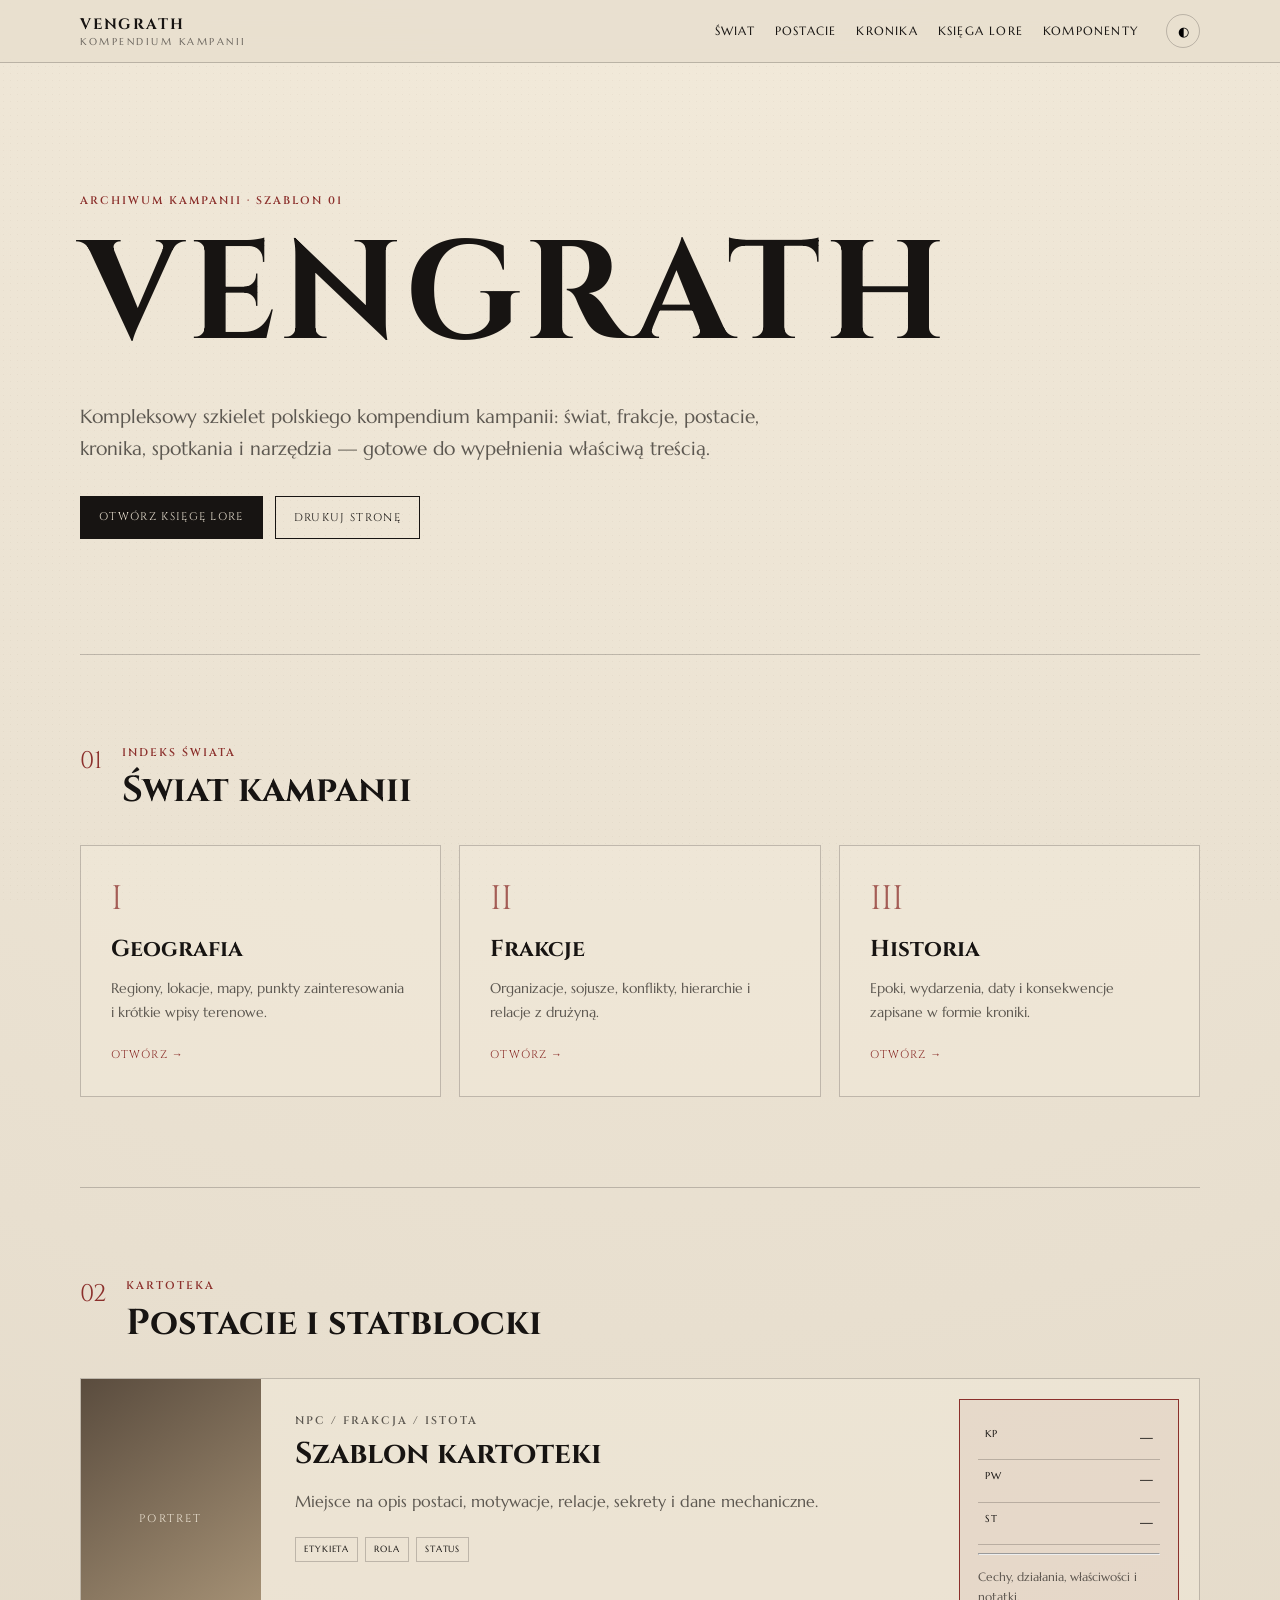
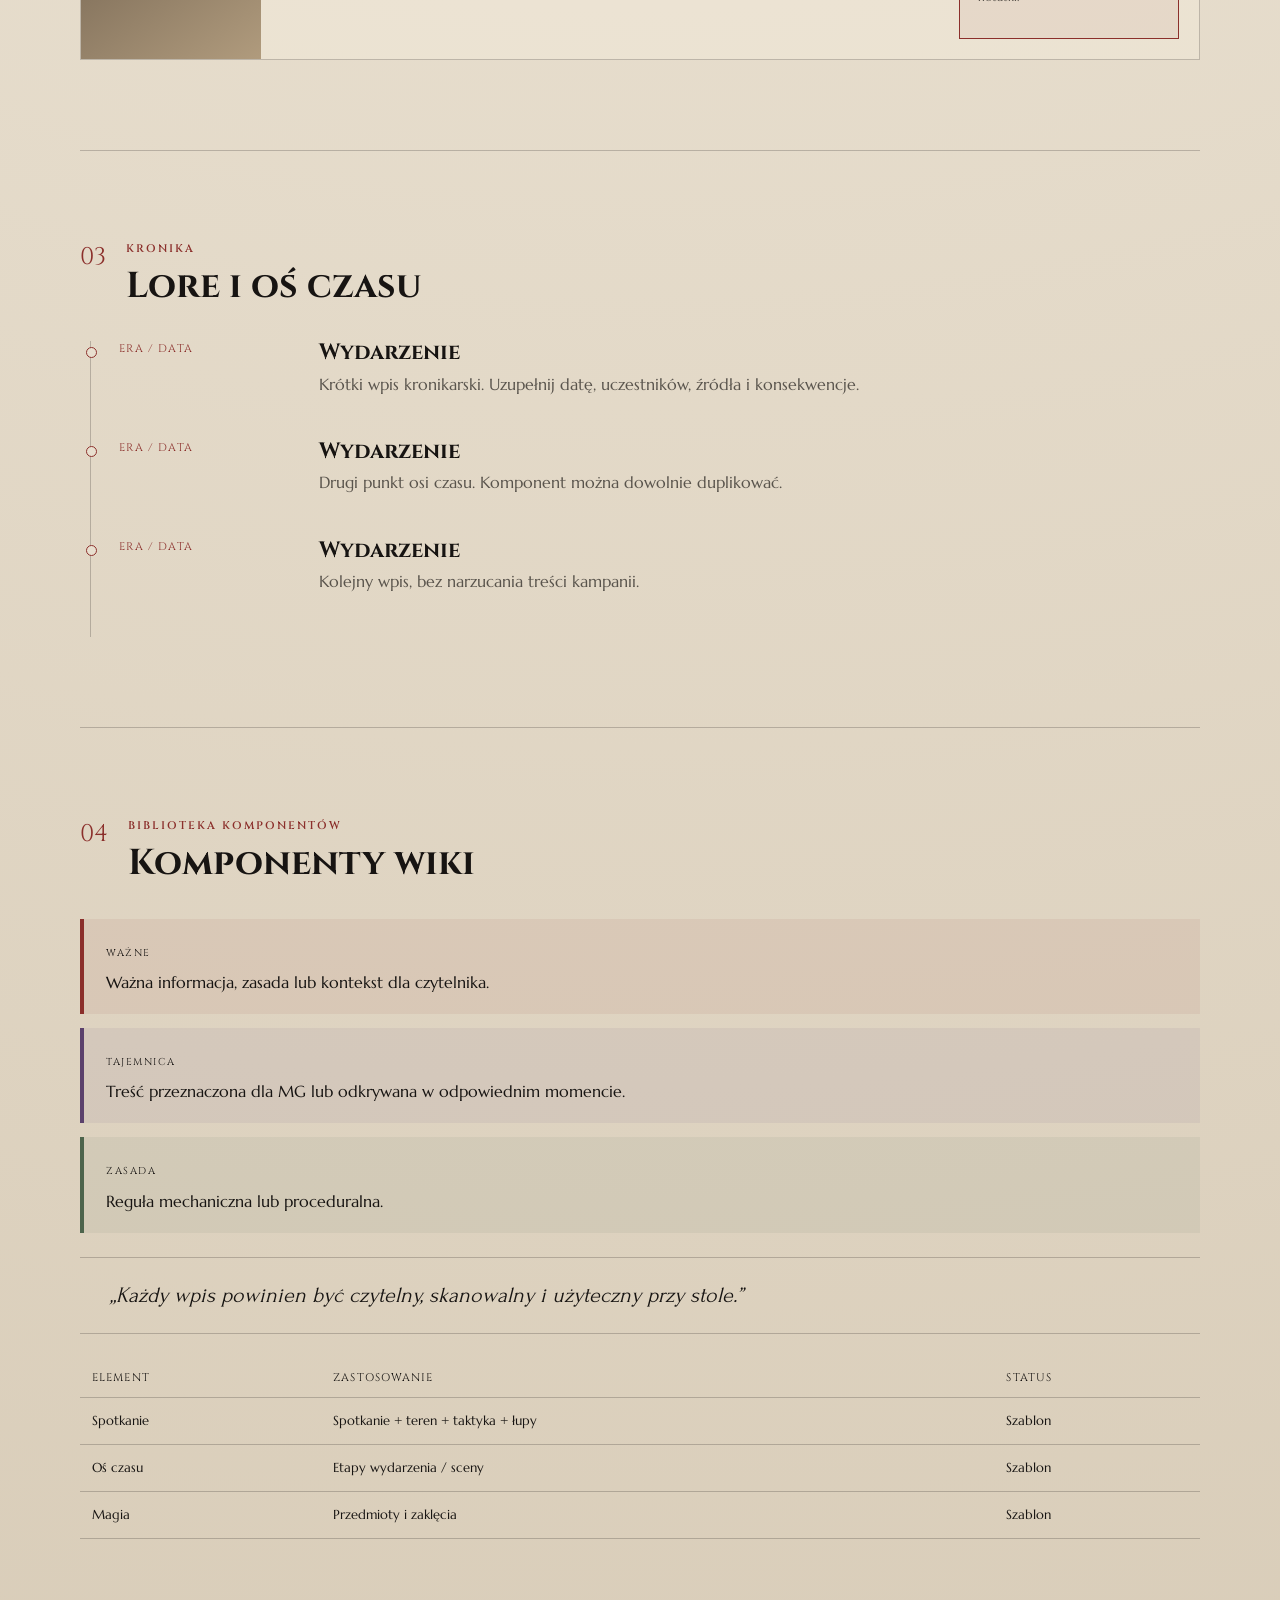
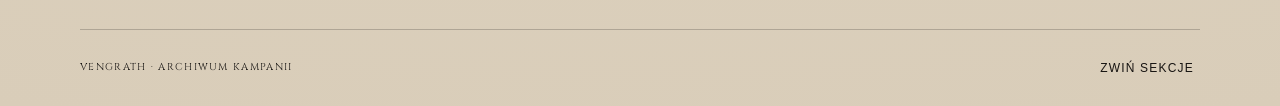
<file: index.html>
<!doctype html>
<html lang="pl">
<head><meta charset="utf-8"><meta name="viewport" content="width=device-width, initial-scale=1"><meta name="description" content="Vengrath — polskie kompendium wiedzy o kampanii."><title>Vengrath — Kompendium Kampanii</title><link rel="preconnect" href="https://fonts.googleapis.com"><link rel="preconnect" href="https://fonts.gstatic.com" crossorigin><link href="https://fonts.googleapis.com/css2?family=Cinzel:wght@500;600;700&family=Forum&family=Marcellus&display=swap" rel="stylesheet"><link rel="stylesheet" href="styles.css"></head>
<body><header class="site-header"><a class="brand" href="#top">VENGRATH <span>KOMPENDIUM KAMPANII</span></a><nav aria-label="Główna nawigacja"><a href="#world">Świat</a><a href="#dossiers">Postacie</a><a href="#chronicle">Kronika</a><a href="lore/index.html">Księga lore</a><a href="#components">Komponenty</a></nav><button class="icon-button" id="themeToggle" type="button" aria-label="Zmień motyw">◐</button></header>
<main id="top"><section class="hero page-width"><p class="eyebrow">ARCHIWUM KAMPANII · SZABLON 01</p><h1>Vengrath</h1><p class="lead">Kompleksowy szkielet polskiego kompendium kampanii: świat, frakcje, postacie, kronika, spotkania i narzędzia — gotowe do wypełnienia właściwą treścią.</p><div class="hero-actions"><a class="button" href="lore/index.html">Otwórz Księgę lore</a><button class="button ghost" id="printPage">Drukuj stronę</button></div></section><section class="page-width section" id="world"><div class="section-heading"><span>01</span><div><p class="eyebrow">INDEKS ŚWIATA</p><h2>Świat kampanii</h2></div></div><div class="card-grid three"><article class="card"><span class="card-mark">I</span><h3>Geografia</h3><p>Regiony, lokacje, mapy, punkty zainteresowania i krótkie wpisy terenowe.</p><a href="lore/index.html#geografia">Otwórz →</a></article><article class="card"><span class="card-mark">II</span><h3>Frakcje</h3><p>Organizacje, sojusze, konflikty, hierarchie i relacje z drużyną.</p><a href="lore/index.html#polityka">Otwórz →</a></article><article class="card"><span class="card-mark">III</span><h3>Historia</h3><p>Epoki, wydarzenia, daty i konsekwencje zapisane w formie kroniki.</p><a href="lore/index.html#historia">Otwórz →</a></article></div></section><section class="page-width section" id="dossiers"><div class="section-heading"><span>02</span><div><p class="eyebrow">KARTOTEKA</p><h2>Postacie i statblocki</h2></div></div><div class="dossier"><div class="portrait-placeholder"><span>PORTRET</span></div><div class="dossier-copy"><p class="eyebrow">NPC / FRAKCJA / ISTOTA</p><h3>Szablon kartoteki</h3><p>Miejsce na opis postaci, motywacje, relacje, sekrety i dane mechaniczne.</p><div class="tags"><span>ETYKIETA</span><span>ROLA</span><span>STATUS</span></div></div><aside class="statblock"><div><span>KP</span><strong>—</strong></div><div><span>PW</span><strong>—</strong></div><div><span>ST</span><strong>—</strong></div><hr><p>Cechy, działania, właściwości i notatki.</p></aside></div></section><section class="page-width section" id="chronicle"><div class="section-heading"><span>03</span><div><p class="eyebrow">KRONIKA</p><h2>Lore i oś czasu</h2></div></div><div class="timeline"><article><time>ERA / DATA</time><div><h3>Wydarzenie</h3><p>Krótki wpis kronikarski. Uzupełnij datę, uczestników, źródła i konsekwencje.</p></div></article><article><time>ERA / DATA</time><div><h3>Wydarzenie</h3><p>Drugi punkt osi czasu. Komponent można dowolnie duplikować.</p></div></article><article><time>ERA / DATA</time><div><h3>Wydarzenie</h3><p>Kolejny wpis, bez narzucania treści kampanii.</p></div></article></div></section><section class="page-width section" id="components"><div class="section-heading"><span>04</span><div><p class="eyebrow">BIBLIOTEKA KOMPONENTÓW</p><h2>Komponenty wiki</h2></div></div><div class="component-demo"><div class="note important"><strong>WAŻNE</strong><p>Ważna informacja, zasada lub kontekst dla czytelnika.</p></div><div class="note secret"><strong>TAJEMNICA</strong><p>Treść przeznaczona dla MG lub odkrywana w odpowiednim momencie.</p></div><div class="note rule"><strong>ZASADA</strong><p>Reguła mechaniczna lub proceduralna.</p></div><blockquote>„Każdy wpis powinien być czytelny, skanowalny i użyteczny przy stole.”</blockquote><table><thead><tr><th>Element</th><th>Zastosowanie</th><th>Status</th></tr></thead><tbody><tr><td>Spotkanie</td><td>Spotkanie + teren + taktyka + łupy</td><td>Szablon</td></tr><tr><td>Oś czasu</td><td>Etapy wydarzenia / sceny</td><td>Szablon</td></tr><tr><td>Magia</td><td>Przedmioty i zaklęcia</td><td>Szablon</td></tr></tbody></table></div></section></main><footer class="site-footer page-width"><span>VENGRATH · ARCHIWUM KAMPANII</span><button class="text-button" id="collapseSections">Zwiń sekcje</button></footer><script src="script.js"></script></body></html>
</file>
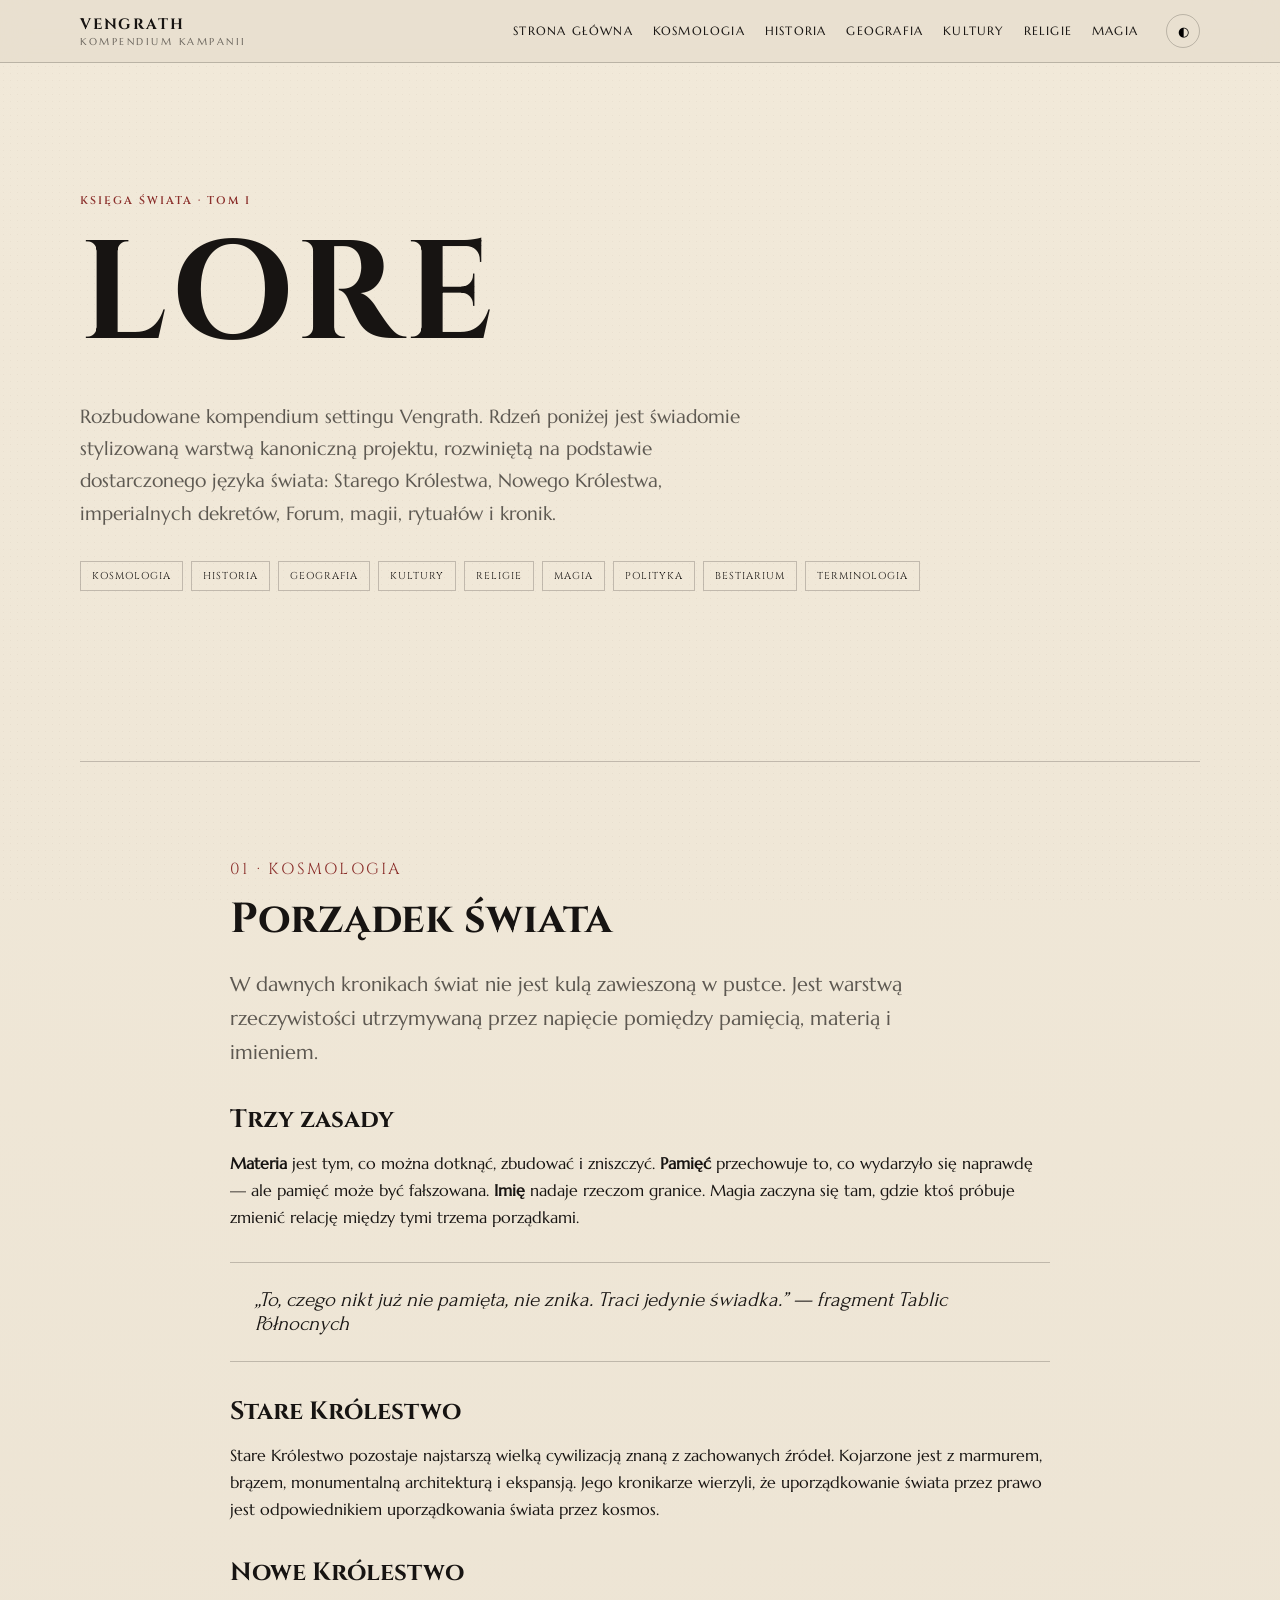
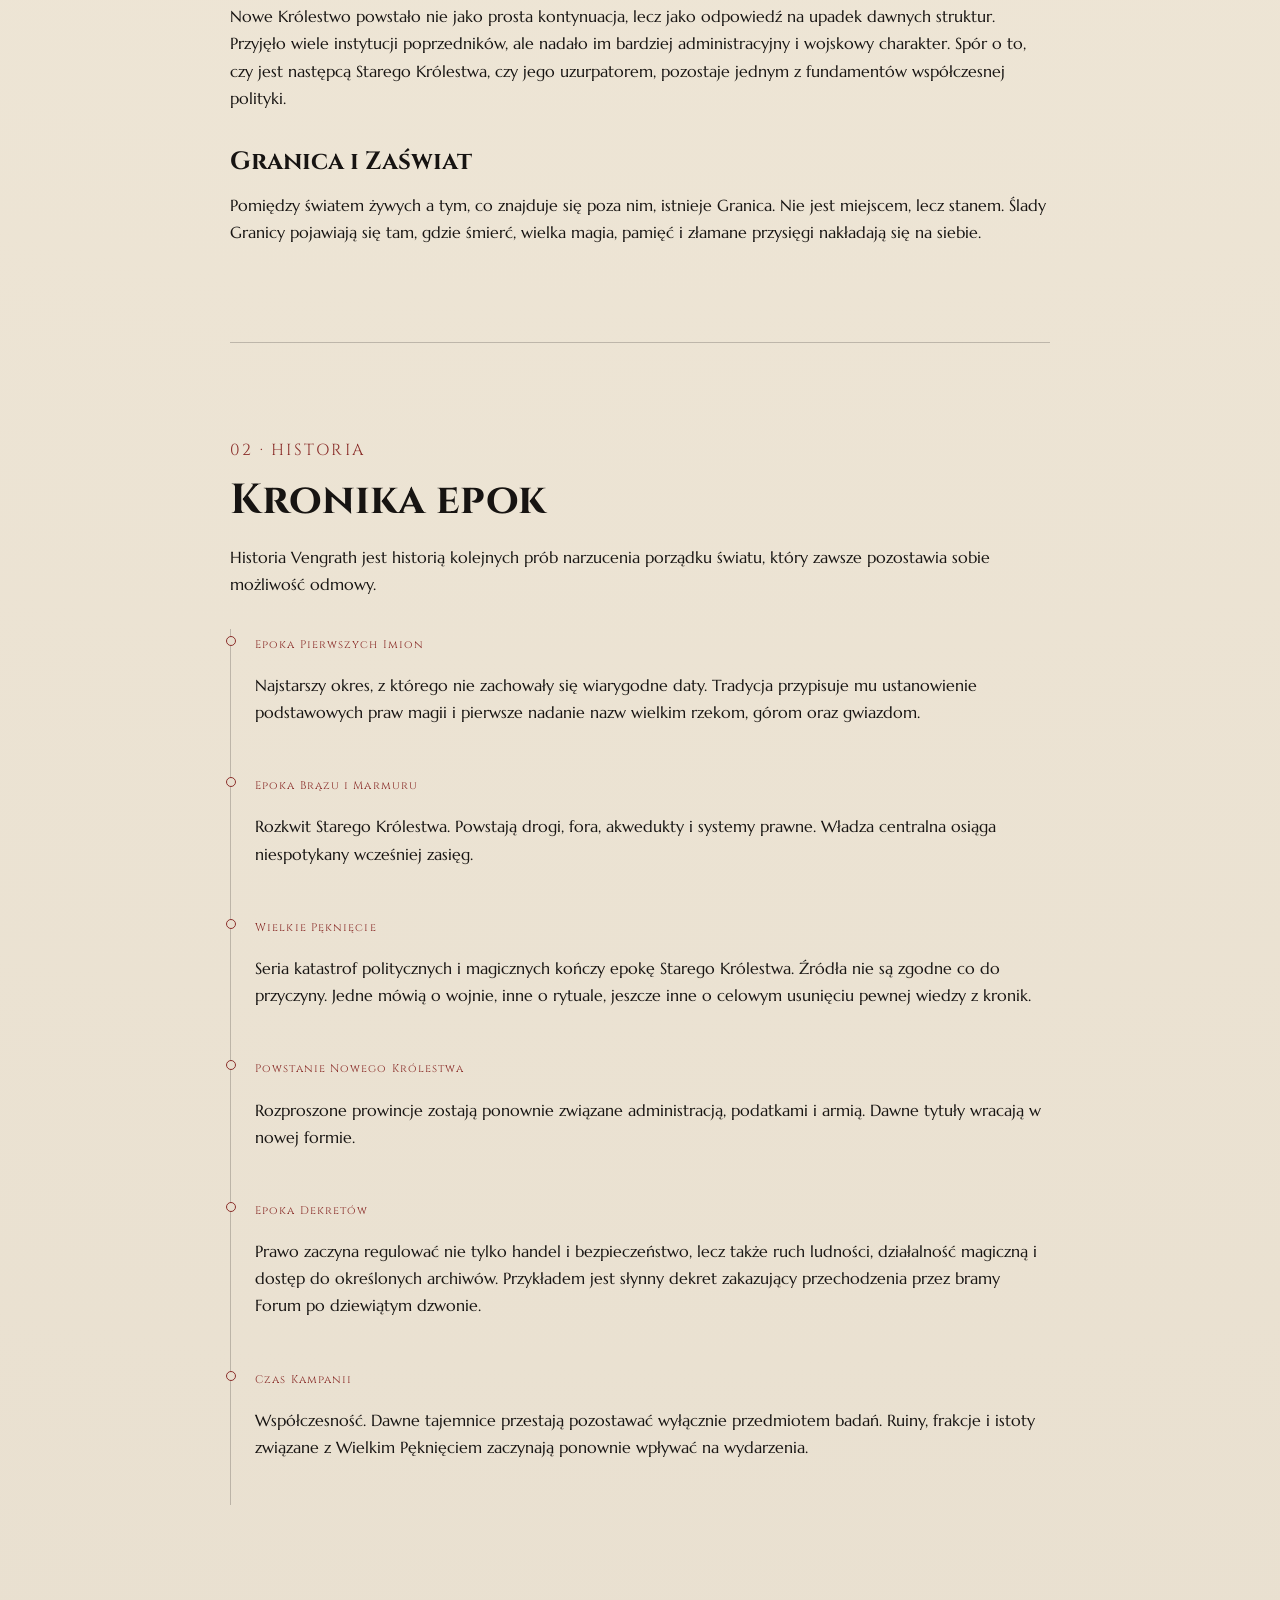
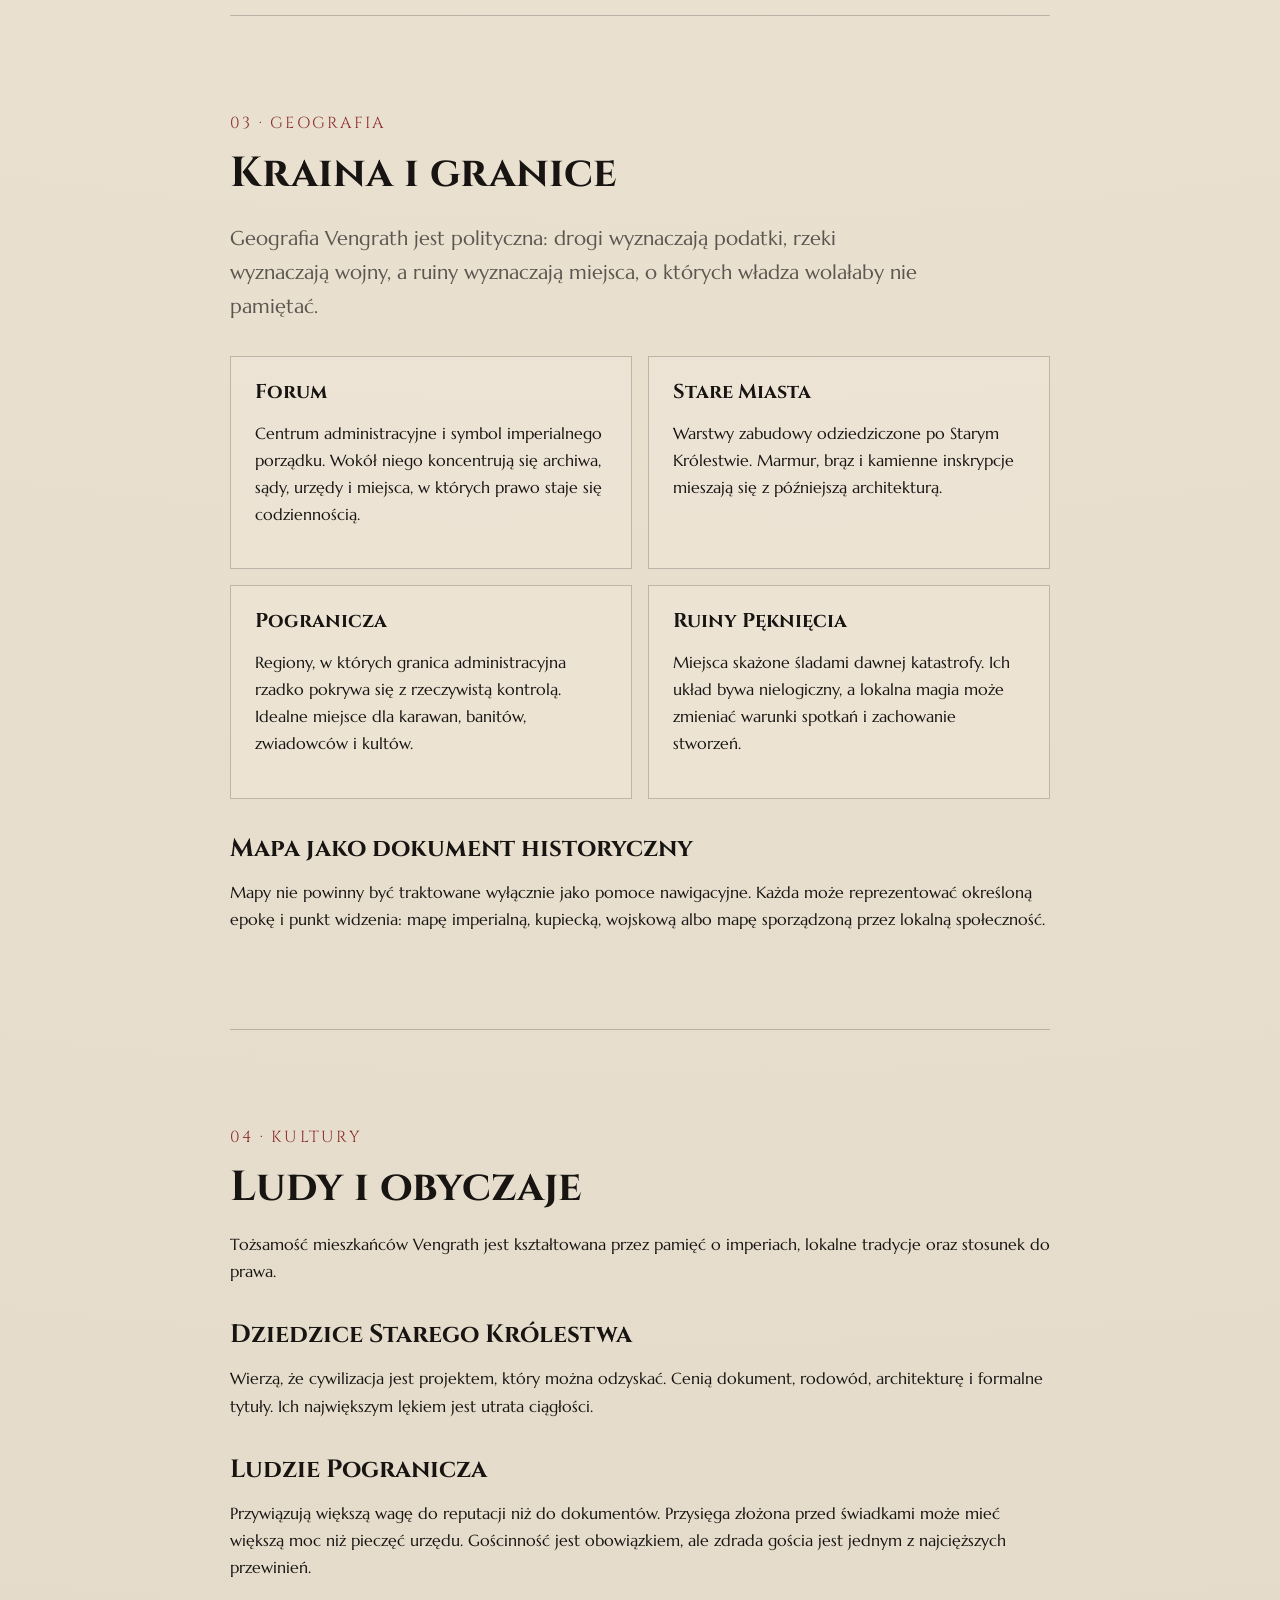
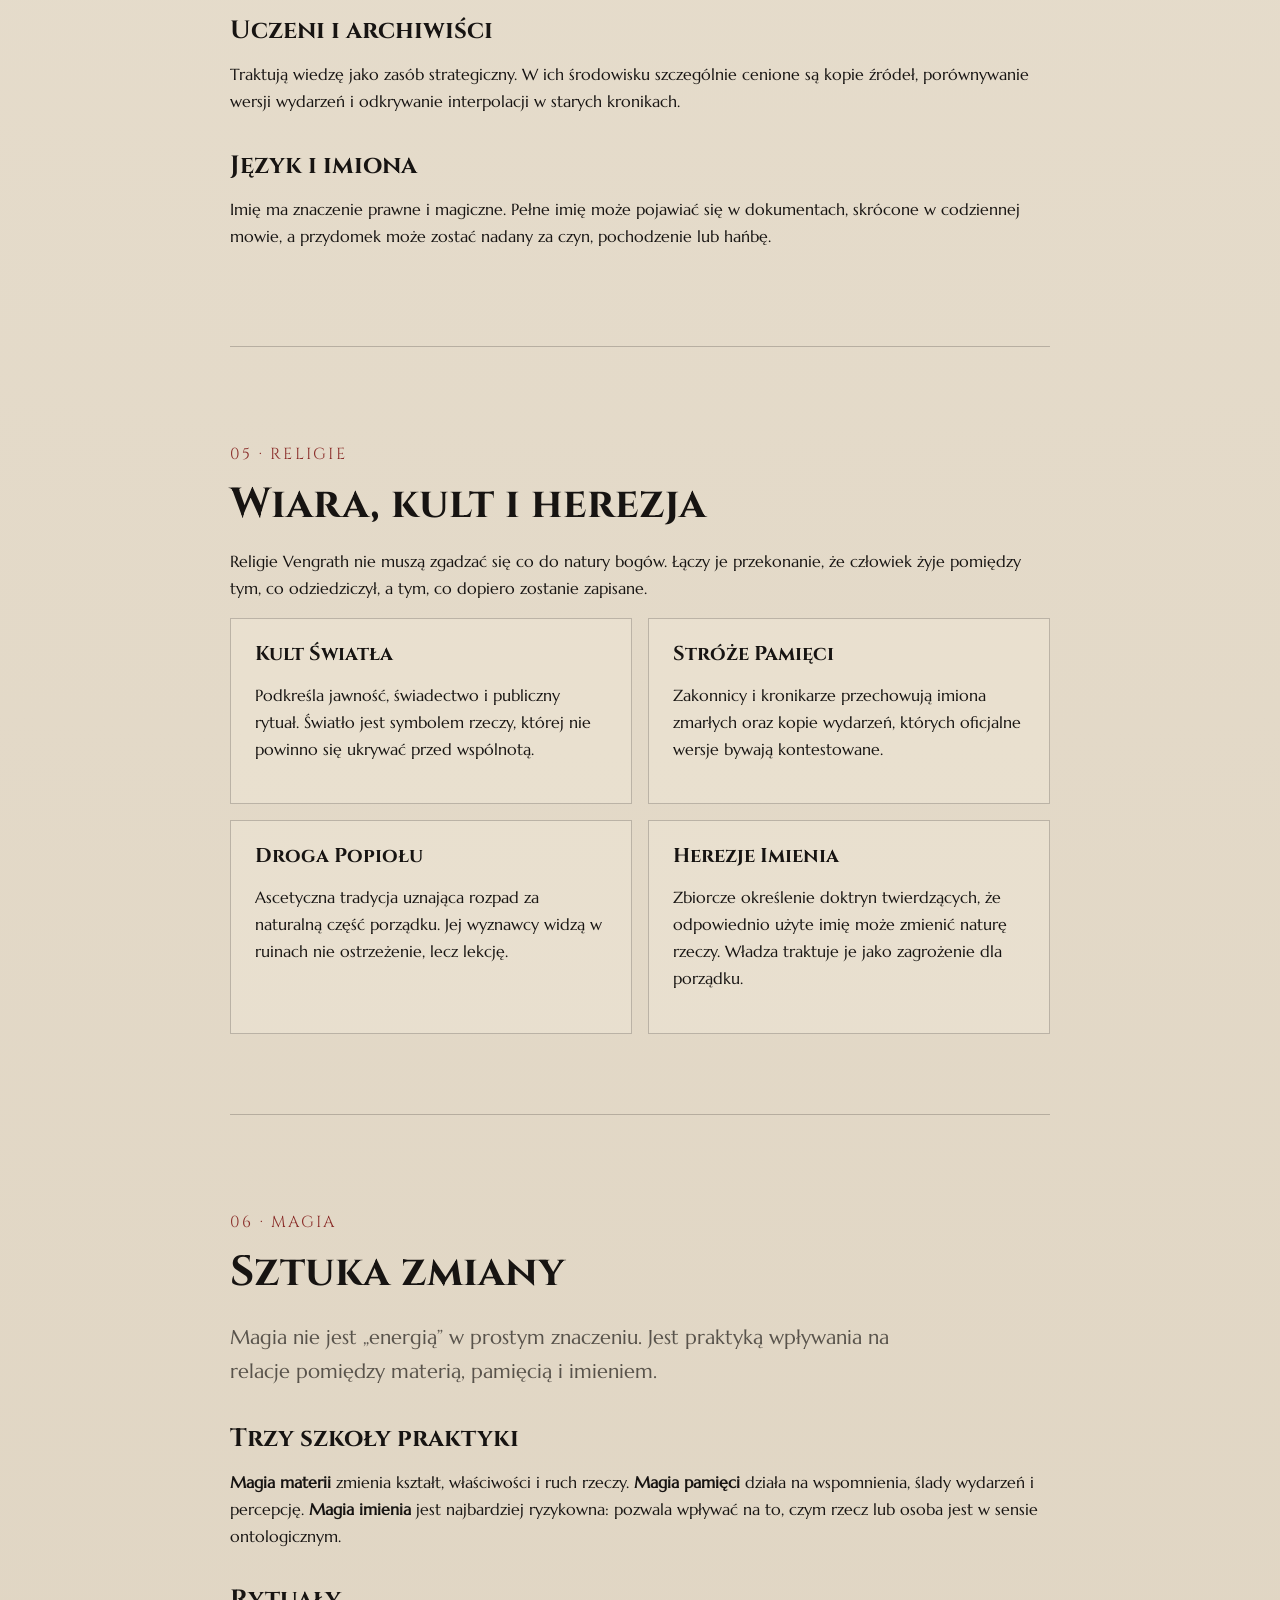
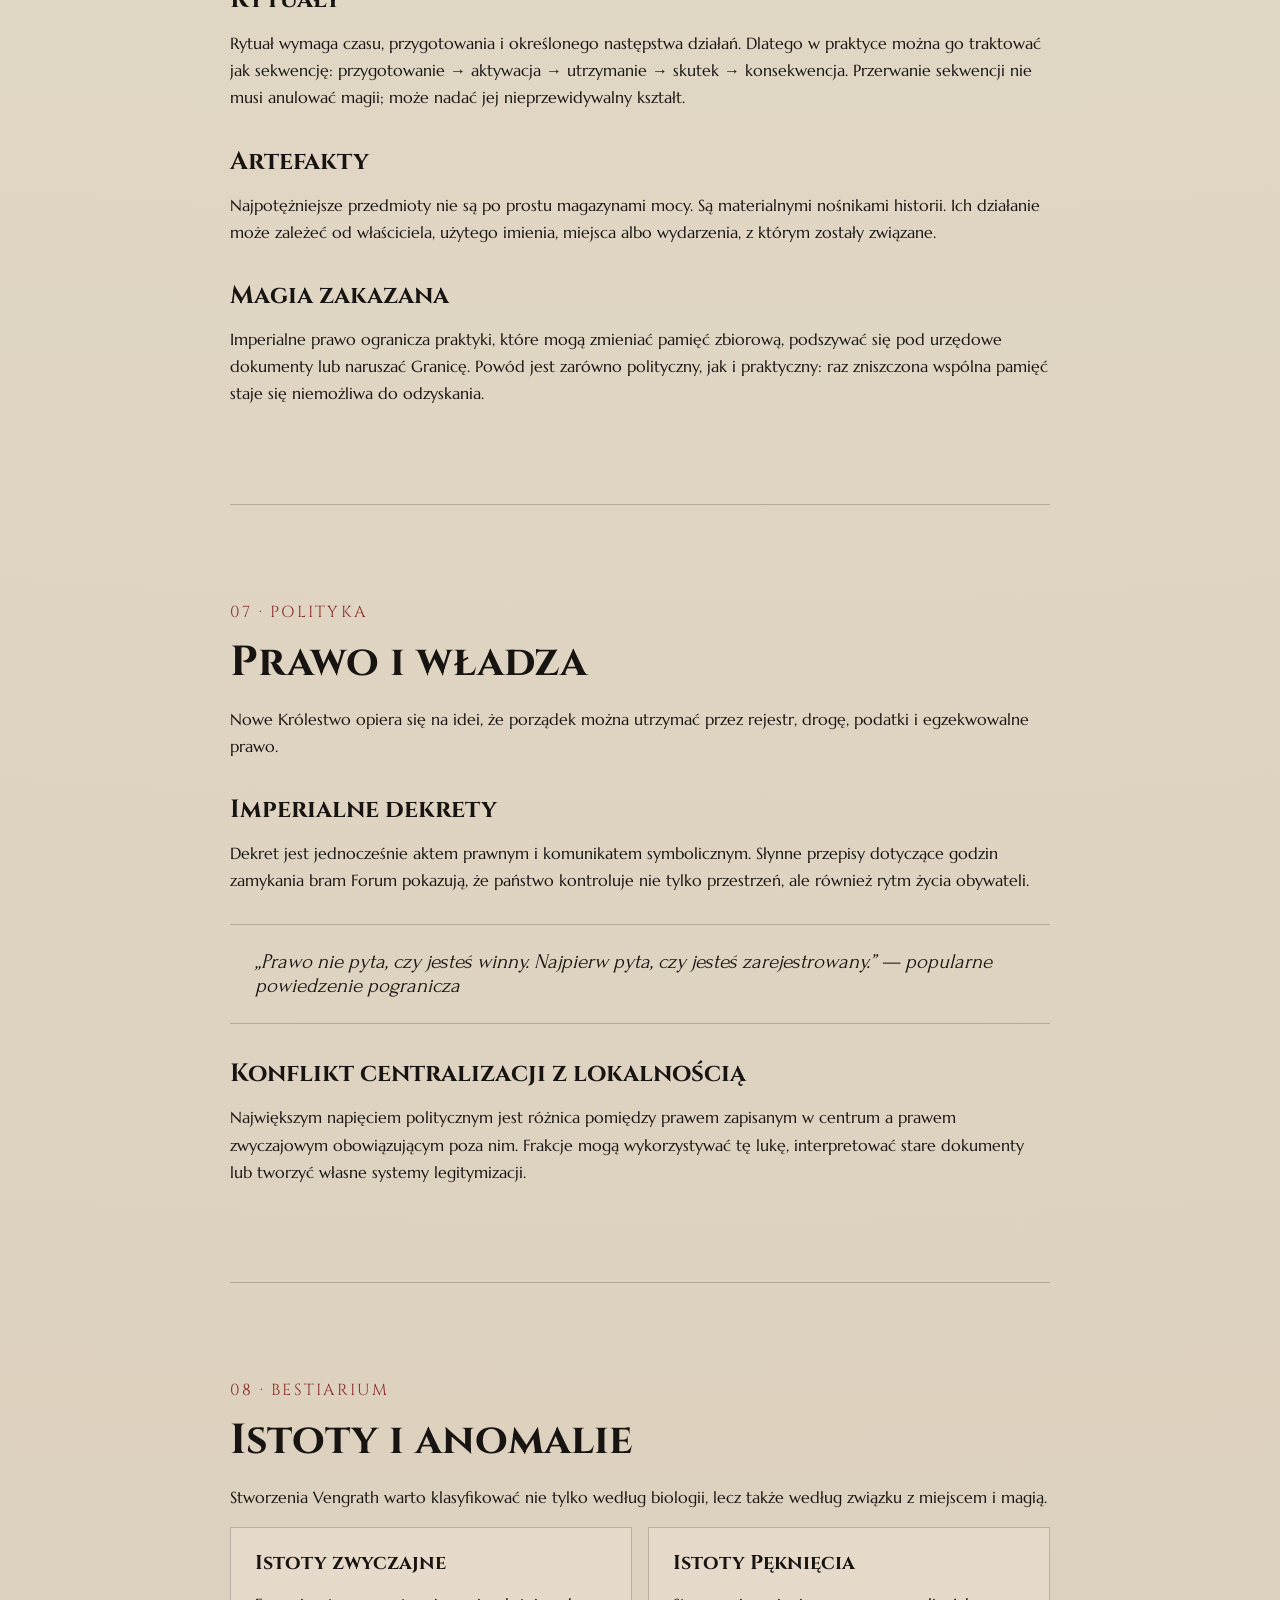
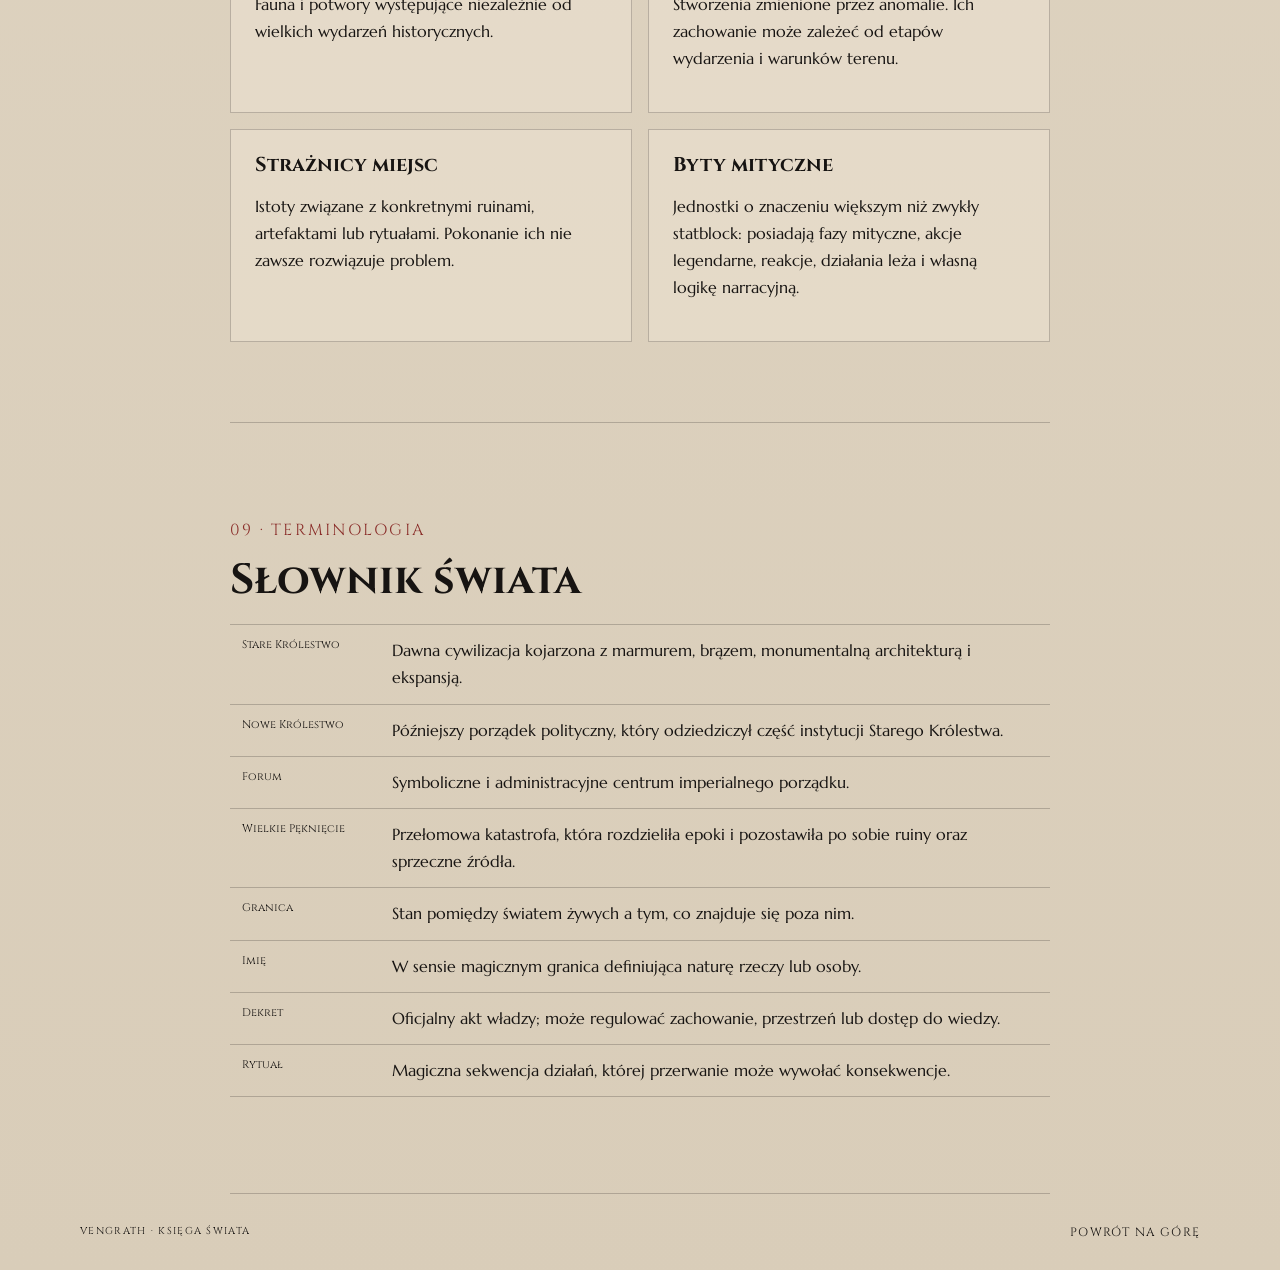
<file: lore/index.html>
<!doctype html>
<html lang="pl">
<head>
  <meta charset="utf-8">
  <meta name="viewport" content="width=device-width, initial-scale=1">
  <meta name="description" content="Vengrath — kompendium lore: kosmologia, historia, geografia, kultury, religie i magia.">
  <title>Vengrath — Księga Świata</title>
  <link rel="preconnect" href="https://fonts.googleapis.com">
  <link rel="preconnect" href="https://fonts.gstatic.com" crossorigin>
  <link href="https://fonts.googleapis.com/css2?family=Cinzel:wght@500;600;700&family=Forum&family=Marcellus&display=swap" rel="stylesheet">
  <link rel="stylesheet" href="../styles.css">
  <style>
    .lore-nav{display:flex;flex-wrap:wrap;gap:8px;margin:28px 0 55px}.lore-nav a{padding:7px 11px;border:1px solid var(--line);color:var(--ink);text-decoration:none;font:10px var(--heading);letter-spacing:.1em;text-transform:uppercase}.article{max-width:820px;margin:0 auto;padding:80px 0;border-bottom:1px solid var(--line)}.article h2{font-size:42px;margin-bottom:20px}.article h3{font-size:25px;margin:36px 0 10px}.article p{font-size:16px}.article .lead{font-size:20px}.article-meta{font:10px var(--heading);letter-spacing:.14em;color:var(--red);text-transform:uppercase}.lore-grid{display:grid;grid-template-columns:repeat(2,1fr);gap:16px}.lore-card{border:1px solid var(--line);padding:24px;background:rgba(244,236,220,.35)}.lore-card h3{margin:0 0 8px;font-size:20px}.lore-card a{color:var(--red);text-decoration:none;font:10px var(--heading);letter-spacing:.1em;text-transform:uppercase}.quote{padding:25px;border-top:1px solid var(--line);border-bottom:1px solid var(--line);font:21px var(--display);font-style:italic;margin:30px 0}.chronology{border-left:1px solid var(--line);margin:30px 0}.chronology div{padding:0 0 28px 24px;position:relative}.chronology div:before{content:'';position:absolute;left:-5px;top:7px;width:8px;height:8px;border:1px solid var(--red);border-radius:50%;background:var(--paper)}.chronology strong{font:11px var(--heading);color:var(--red);letter-spacing:.1em}.glossary{display:grid;grid-template-columns:150px 1fr;border-top:1px solid var(--line)}.glossary>*{margin:0;padding:12px;border-bottom:1px solid var(--line)}.glossary dt{font:11px var(--heading)}@media(max-width:700px){.lore-grid,.glossary{grid-template-columns:1fr}.article{padding:55px 0}.article h2{font-size:32px}}
  </style>
</head>
<body>
<header class="site-header"><a class="brand" href="../index.html">VENGRATH <span>KOMPENDIUM KAMPANII</span></a><nav aria-label="Nawigacja"><a href="../index.html">Strona główna</a><a href="#kosmologia">Kosmologia</a><a href="#historia">Historia</a><a href="#geografia">Geografia</a><a href="#kultury">Kultury</a><a href="#religie">Religie</a><a href="#magia">Magia</a></nav><button class="icon-button" id="themeToggle" type="button" aria-label="Zmień motyw">◐</button></header>
<main class="page-width" id="top">
<section class="hero"><p class="eyebrow">KSIĘGA ŚWIATA · TOM I</p><h1>Lore</h1><p class="lead">Rozbudowane kompendium settingu Vengrath. Rdzeń poniżej jest świadomie stylizowaną warstwą kanoniczną projektu, rozwiniętą na podstawie dostarczonego języka świata: Starego Królestwa, Nowego Królestwa, imperialnych dekretów, Forum, magii, rytuałów i kronik.</p><div class="lore-nav"><a href="#kosmologia">Kosmologia</a><a href="#historia">Historia</a><a href="#geografia">Geografia</a><a href="#kultury">Kultury</a><a href="#religie">Religie</a><a href="#magia">Magia</a><a href="#polityka">Polityka</a><a href="#bestiarum">Bestiarium</a><a href="#terminologia">Terminologia</a></div></section>

<section class="article" id="kosmologia"><p class="article-meta">01 · Kosmologia</p><h2>Porządek świata</h2><p class="lead">W dawnych kronikach świat nie jest kulą zawieszoną w pustce. Jest warstwą rzeczywistości utrzymywaną przez napięcie pomiędzy pamięcią, materią i imieniem.</p><h3>Trzy zasady</h3><p><strong>Materia</strong> jest tym, co można dotknąć, zbudować i zniszczyć. <strong>Pamięć</strong> przechowuje to, co wydarzyło się naprawdę — ale pamięć może być fałszowana. <strong>Imię</strong> nadaje rzeczom granice. Magia zaczyna się tam, gdzie ktoś próbuje zmienić relację między tymi trzema porządkami.</p><div class="quote">„To, czego nikt już nie pamięta, nie znika. Traci jedynie świadka.” — fragment Tablic Północnych</div><h3>Stare Królestwo</h3><p>Stare Królestwo pozostaje najstarszą wielką cywilizacją znaną z zachowanych źródeł. Kojarzone jest z marmurem, brązem, monumentalną architekturą i ekspansją. Jego kronikarze wierzyli, że uporządkowanie świata przez prawo jest odpowiednikiem uporządkowania świata przez kosmos.</p><h3>Nowe Królestwo</h3><p>Nowe Królestwo powstało nie jako prosta kontynuacja, lecz jako odpowiedź na upadek dawnych struktur. Przyjęło wiele instytucji poprzedników, ale nadało im bardziej administracyjny i wojskowy charakter. Spór o to, czy jest następcą Starego Królestwa, czy jego uzurpatorem, pozostaje jednym z fundamentów współczesnej polityki.</p><h3>Granica i Zaświat</h3><p>Pomiędzy światem żywych a tym, co znajduje się poza nim, istnieje Granica. Nie jest miejscem, lecz stanem. Ślady Granicy pojawiają się tam, gdzie śmierć, wielka magia, pamięć i złamane przysięgi nakładają się na siebie.</p></section>

<section class="article" id="historia"><p class="article-meta">02 · Historia</p><h2>Kronika epok</h2><p>Historia Vengrath jest historią kolejnych prób narzucenia porządku światu, który zawsze pozostawia sobie możliwość odmowy.</p><div class="chronology"><div><strong>Epoka Pierwszych Imion</strong><p>Najstarszy okres, z którego nie zachowały się wiarygodne daty. Tradycja przypisuje mu ustanowienie podstawowych praw magii i pierwsze nadanie nazw wielkim rzekom, górom oraz gwiazdom.</p></div><div><strong>Epoka Brązu i Marmuru</strong><p>Rozkwit Starego Królestwa. Powstają drogi, fora, akwedukty i systemy prawne. Władza centralna osiąga niespotykany wcześniej zasięg.</p></div><div><strong>Wielkie Pęknięcie</strong><p>Seria katastrof politycznych i magicznych kończy epokę Starego Królestwa. Źródła nie są zgodne co do przyczyny. Jedne mówią o wojnie, inne o rytuale, jeszcze inne o celowym usunięciu pewnej wiedzy z kronik.</p></div><div><strong>Powstanie Nowego Królestwa</strong><p>Rozproszone prowincje zostają ponownie związane administracją, podatkami i armią. Dawne tytuły wracają w nowej formie.</p></div><div><strong>Epoka Dekretów</strong><p>Prawo zaczyna regulować nie tylko handel i bezpieczeństwo, lecz także ruch ludności, działalność magiczną i dostęp do określonych archiwów. Przykładem jest słynny dekret zakazujący przechodzenia przez bramy Forum po dziewiątym dzwonie.</p></div><div><strong>Czas Kampanii</strong><p>Współczesność. Dawne tajemnice przestają pozostawać wyłącznie przedmiotem badań. Ruiny, frakcje i istoty związane z Wielkim Pęknięciem zaczynają ponownie wpływać na wydarzenia.</p></div></div></section>

<section class="article" id="geografia"><p class="article-meta">03 · Geografia</p><h2>Kraina i granice</h2><p class="lead">Geografia Vengrath jest polityczna: drogi wyznaczają podatki, rzeki wyznaczają wojny, a ruiny wyznaczają miejsca, o których władza wolałaby nie pamiętać.</p><div class="lore-grid"><article class="lore-card"><h3>Forum</h3><p>Centrum administracyjne i symbol imperialnego porządku. Wokół niego koncentrują się archiwa, sądy, urzędy i miejsca, w których prawo staje się codziennością.</p></article><article class="lore-card"><h3>Stare Miasta</h3><p>Warstwy zabudowy odziedziczone po Starym Królestwie. Marmur, brąz i kamienne inskrypcje mieszają się z późniejszą architekturą.</p></article><article class="lore-card"><h3>Pogranicza</h3><p>Regiony, w których granica administracyjna rzadko pokrywa się z rzeczywistą kontrolą. Idealne miejsce dla karawan, banitów, zwiadowców i kultów.</p></article><article class="lore-card"><h3>Ruiny Pęknięcia</h3><p>Miejsca skażone śladami dawnej katastrofy. Ich układ bywa nielogiczny, a lokalna magia może zmieniać warunki spotkań i zachowanie stworzeń.</p></article></div><h3>Mapa jako dokument historyczny</h3><p>Mapy nie powinny być traktowane wyłącznie jako pomoce nawigacyjne. Każda może reprezentować określoną epokę i punkt widzenia: mapę imperialną, kupiecką, wojskową albo mapę sporządzoną przez lokalną społeczność.</p></section>

<section class="article" id="kultury"><p class="article-meta">04 · Kultury</p><h2>Ludy i obyczaje</h2><p>Tożsamość mieszkańców Vengrath jest kształtowana przez pamięć o imperiach, lokalne tradycje oraz stosunek do prawa.</p><h3>Dziedzice Starego Królestwa</h3><p>Wierzą, że cywilizacja jest projektem, który można odzyskać. Cenią dokument, rodowód, architekturę i formalne tytuły. Ich największym lękiem jest utrata ciągłości.</p><h3>Ludzie Pogranicza</h3><p>Przywiązują większą wagę do reputacji niż do dokumentów. Przysięga złożona przed świadkami może mieć większą moc niż pieczęć urzędu. Gościnność jest obowiązkiem, ale zdrada gościa jest jednym z najcięższych przewinień.</p><h3>Uczeni i archiwiści</h3><p>Traktują wiedzę jako zasób strategiczny. W ich środowisku szczególnie cenione są kopie źródeł, porównywanie wersji wydarzeń i odkrywanie interpolacji w starych kronikach.</p><h3>Język i imiona</h3><p>Imię ma znaczenie prawne i magiczne. Pełne imię może pojawiać się w dokumentach, skrócone w codziennej mowie, a przydomek może zostać nadany za czyn, pochodzenie lub hańbę.</p></section>

<section class="article" id="religie"><p class="article-meta">05 · Religie</p><h2>Wiara, kult i herezja</h2><p>Religie Vengrath nie muszą zgadzać się co do natury bogów. Łączy je przekonanie, że człowiek żyje pomiędzy tym, co odziedziczył, a tym, co dopiero zostanie zapisane.</p><div class="lore-grid"><article class="lore-card"><h3>Kult Światła</h3><p>Podkreśla jawność, świadectwo i publiczny rytuał. Światło jest symbolem rzeczy, której nie powinno się ukrywać przed wspólnotą.</p></article><article class="lore-card"><h3>Stróże Pamięci</h3><p>Zakonnicy i kronikarze przechowują imiona zmarłych oraz kopie wydarzeń, których oficjalne wersje bywają kontestowane.</p></article><article class="lore-card"><h3>Droga Popiołu</h3><p>Ascetyczna tradycja uznająca rozpad za naturalną część porządku. Jej wyznawcy widzą w ruinach nie ostrzeżenie, lecz lekcję.</p></article><article class="lore-card"><h3>Herezje Imienia</h3><p>Zbiorcze określenie doktryn twierdzących, że odpowiednio użyte imię może zmienić naturę rzeczy. Władza traktuje je jako zagrożenie dla porządku.</p></article></div></section>

<section class="article" id="magia"><p class="article-meta">06 · Magia</p><h2>Sztuka zmiany</h2><p class="lead">Magia nie jest „energią” w prostym znaczeniu. Jest praktyką wpływania na relacje pomiędzy materią, pamięcią i imieniem.</p><h3>Trzy szkoły praktyki</h3><p><strong>Magia materii</strong> zmienia kształt, właściwości i ruch rzeczy. <strong>Magia pamięci</strong> działa na wspomnienia, ślady wydarzeń i percepcję. <strong>Magia imienia</strong> jest najbardziej ryzykowna: pozwala wpływać na to, czym rzecz lub osoba jest w sensie ontologicznym.</p><h3>Rytuały</h3><p>Rytuał wymaga czasu, przygotowania i określonego następstwa działań. Dlatego w praktyce można go traktować jak sekwencję: przygotowanie → aktywacja → utrzymanie → skutek → konsekwencja. Przerwanie sekwencji nie musi anulować magii; może nadać jej nieprzewidywalny kształt.</p><h3>Artefakty</h3><p>Najpotężniejsze przedmioty nie są po prostu magazynami mocy. Są materialnymi nośnikami historii. Ich działanie może zależeć od właściciela, użytego imienia, miejsca albo wydarzenia, z którym zostały związane.</p><h3>Magia zakazana</h3><p>Imperialne prawo ogranicza praktyki, które mogą zmieniać pamięć zbiorową, podszywać się pod urzędowe dokumenty lub naruszać Granicę. Powód jest zarówno polityczny, jak i praktyczny: raz zniszczona wspólna pamięć staje się niemożliwa do odzyskania.</p></section>

<section class="article" id="polityka"><p class="article-meta">07 · Polityka</p><h2>Prawo i władza</h2><p>Nowe Królestwo opiera się na idei, że porządek można utrzymać przez rejestr, drogę, podatki i egzekwowalne prawo.</p><h3>Imperialne dekrety</h3><p>Dekret jest jednocześnie aktem prawnym i komunikatem symbolicznym. Słynne przepisy dotyczące godzin zamykania bram Forum pokazują, że państwo kontroluje nie tylko przestrzeń, ale również rytm życia obywateli.</p><div class="quote">„Prawo nie pyta, czy jesteś winny. Najpierw pyta, czy jesteś zarejestrowany.” — popularne powiedzenie pogranicza</div><h3>Konflikt centralizacji z lokalnością</h3><p>Największym napięciem politycznym jest różnica pomiędzy prawem zapisanym w centrum a prawem zwyczajowym obowiązującym poza nim. Frakcje mogą wykorzystywać tę lukę, interpretować stare dokumenty lub tworzyć własne systemy legitymizacji.</p></section>

<section class="article" id="bestiarum"><p class="article-meta">08 · Bestiarium</p><h2>Istoty i anomalie</h2><p>Stworzenia Vengrath warto klasyfikować nie tylko według biologii, lecz także według związku z miejscem i magią.</p><div class="lore-grid"><article class="lore-card"><h3>Istoty zwyczajne</h3><p>Fauna i potwory występujące niezależnie od wielkich wydarzeń historycznych.</p></article><article class="lore-card"><h3>Istoty Pęknięcia</h3><p>Stworzenia zmienione przez anomalie. Ich zachowanie może zależeć od etapów wydarzenia i warunków terenu.</p></article><article class="lore-card"><h3>Strażnicy miejsc</h3><p>Istoty związane z konkretnymi ruinami, artefaktami lub rytuałami. Pokonanie ich nie zawsze rozwiązuje problem.</p></article><article class="lore-card"><h3>Byty mityczne</h3><p>Jednostki o znaczeniu większym niż zwykły statblock: posiadają fazy mityczne, akcje legendarnе, reakcje, działania leża i własną logikę narracyjną.</p></article></div></section>

<section class="article" id="terminologia"><p class="article-meta">09 · Terminologia</p><h2>Słownik świata</h2><dl class="glossary"><dt>Stare Królestwo</dt><dd>Dawna cywilizacja kojarzona z marmurem, brązem, monumentalną architekturą i ekspansją.</dd><dt>Nowe Królestwo</dt><dd>Późniejszy porządek polityczny, który odziedziczył część instytucji Starego Królestwa.</dd><dt>Forum</dt><dd>Symboliczne i administracyjne centrum imperialnego porządku.</dd><dt>Wielkie Pęknięcie</dt><dd>Przełomowa katastrofa, która rozdzieliła epoki i pozostawiła po sobie ruiny oraz sprzeczne źródła.</dd><dt>Granica</dt><dd>Stan pomiędzy światem żywych a tym, co znajduje się poza nim.</dd><dt>Imię</dt><dd>W sensie magicznym granica definiująca naturę rzeczy lub osoby.</dd><dt>Dekret</dt><dd>Oficjalny akt władzy; może regulować zachowanie, przestrzeń lub dostęp do wiedzy.</dd><dt>Rytuał</dt><dd>Magiczna sekwencja działań, której przerwanie może wywołać konsekwencje.</dd></dl></section>
</main>
<footer class="site-footer page-width"><span>VENGRATH · KSIĘGA ŚWIATA</span><a class="text-button" href="#top">Powrót na górę</a></footer>
<script src="../script.js"></script>
</body>
</html>
</file>
<file: styles.css>
:root{--ink:#171412;--paper:#e8dfcf;--paper2:#d8ccb8;--red:#8b2f2b;--blue:#5a7891;--purple:#5b416c;--green:#4d644c;--line:rgba(23,20,18,.22);--muted:rgba(23,20,18,.68);--heading:'Cinzel',serif;--body:'Marcellus',serif;--display:'Forum',serif}*{box-sizing:border-box}html{scroll-behavior:smooth}body{margin:0;background:radial-gradient(circle at 50% -10%,#f4ecdc 0,#e8dfcf 45%,#d9cdb9 100%);color:var(--ink);font-family:var(--body);line-height:1.7}body:before{content:'';position:fixed;inset:0;pointer-events:none;opacity:.14;background-image:linear-gradient(transparent 97%,rgba(0,0,0,.18) 98%),radial-gradient(rgba(80,50,30,.3) .6px,transparent .7px);background-size:100% 5px,7px 7px;mix-blend-mode:multiply}.page-width{width:min(1120px,calc(100% - 40px));margin:auto}.site-header{position:sticky;top:0;z-index:20;display:flex;align-items:center;gap:28px;padding:14px max(20px,calc((100% - 1120px)/2));border-bottom:1px solid var(--line);background:rgba(232,223,207,.9);backdrop-filter:blur(12px)}.brand{font:700 15px var(--heading);letter-spacing:.12em;color:var(--ink);text-decoration:none;margin-right:auto}.brand span{display:block;font:10px var(--body);letter-spacing:.25em;opacity:.6}.site-header nav{display:flex;gap:20px}.site-header nav a,.text-button{color:var(--ink);text-decoration:none;font-size:12px;text-transform:uppercase;letter-spacing:.1em}.icon-button{border:1px solid var(--line);background:transparent;width:34px;height:34px;border-radius:50%;cursor:pointer}.hero{padding:130px 0 115px;border-bottom:1px solid var(--line)}.eyebrow{margin:0 0 10px;font:600 11px var(--heading);letter-spacing:.18em;text-transform:uppercase;color:var(--red)}h1,h2,h3{font-family:var(--heading);line-height:1.12;margin:0}h1{font-size:clamp(60px,11vw,140px);letter-spacing:.04em;text-transform:uppercase}.lead{max-width:690px;font-size:19px;color:var(--muted);margin:25px 0 32px}.hero-actions{display:flex;gap:12px}.button{display:inline-flex;align-items:center;justify-content:center;padding:11px 18px;background:var(--ink);color:var(--paper);border:1px solid var(--ink);text-decoration:none;text-transform:uppercase;letter-spacing:.12em;font-size:11px;font-family:var(--heading);cursor:pointer}.button.ghost{background:transparent;color:var(--ink)}.section{padding:90px 0;border-bottom:1px solid var(--line)}.section-heading{display:flex;gap:20px;align-items:flex-start;margin-bottom:35px}.section-heading>span{font:24px var(--heading);color:var(--red)}.section-heading h2{font-size:36px}.card-grid{display:grid;gap:18px}.card-grid.three{grid-template-columns:repeat(3,1fr)}.card{position:relative;padding:30px;border:1px solid var(--line);background:rgba(244,236,220,.38);min-height:230px;transition:transform .2s,box-shadow .2s}.card:hover{transform:translateY(-4px);box-shadow:0 12px 30px rgba(30,20,10,.12)}.card-mark{font:34px var(--heading);color:var(--red);opacity:.75}.card h3{font-size:23px;margin:15px 0 8px}.card p{color:var(--muted);font-size:14px}.card a{color:var(--red);font:11px var(--heading);text-transform:uppercase;letter-spacing:.1em;text-decoration:none}.dossier{display:grid;grid-template-columns:180px 1fr 260px;border:1px solid var(--line);background:rgba(244,236,220,.38)}.portrait-placeholder{min-height:260px;display:grid;place-items:center;background:linear-gradient(145deg,#5a4c3e,#b09b7d);color:#eee5d5;font:11px var(--heading);letter-spacing:.2em}.dossier-copy{padding:34px}.dossier-copy h3{font-size:30px;margin-bottom:15px}.dossier-copy p{color:var(--muted)}.tags{display:flex;gap:7px;margin-top:22px}.tags span{padding:4px 8px;border:1px solid var(--line);font-size:9px;letter-spacing:.1em}.statblock{margin:20px;padding:18px;border:1px solid var(--red);background:rgba(139,47,43,.06)}.statblock>div{display:flex;justify-content:space-between;border-bottom:1px solid var(--line);padding:7px}.statblock span{font-size:10px;letter-spacing:.12em}.statblock strong{font-family:var(--heading)}.statblock p{font-size:12px;color:var(--muted)}.timeline{position:relative;border-left:1px solid var(--line);margin-left:10px}.timeline article{display:grid;grid-template-columns:170px 1fr;gap:30px;padding:0 0 42px 28px;position:relative}.timeline article:before{content:'';position:absolute;left:-5px;top:6px;width:9px;height:9px;border:1px solid var(--red);background:var(--paper);border-radius:50%}.timeline time{font:11px var(--heading);color:var(--red);letter-spacing:.12em}.timeline h3{font-size:22px;margin-bottom:5px}.timeline p{margin:0;color:var(--muted)}.component-demo{display:grid;gap:14px}.note{padding:18px 22px;border-left:4px solid var(--red);background:rgba(139,47,43,.07)}.note.secret{border-color:var(--purple);background:rgba(91,65,108,.07)}.note.rule{border-color:var(--green);background:rgba(77,100,76,.07)}.note strong{font:10px var(--heading);letter-spacing:.15em}.note p{margin:5px 0 0}.component-demo blockquote{margin:10px 0;padding:25px 30px;border-top:1px solid var(--line);border-bottom:1px solid var(--line);font:22px var(--display);font-style:italic}table{width:100%;border-collapse:collapse;font-size:13px}th,td{text-align:left;padding:12px;border-bottom:1px solid var(--line)}th{font:11px var(--heading);letter-spacing:.1em;text-transform:uppercase}tr:hover td{background:rgba(255,255,255,.12)}.site-footer{display:flex;justify-content:space-between;padding:30px 0;font:10px var(--heading);letter-spacing:.13em}.text-button{border:0;background:transparent;cursor:pointer}.collapsed>*{display:none}.collapsed:before{content:'Sekcja zwinięta — kliknij przycisk poniżej, aby rozwinąć.';display:block;color:var(--muted);font-style:italic}.dark{--ink:#eee5d5;--paper:#181513;--paper2:#29231e;--line:rgba(238,229,213,.2);--muted:rgba(238,229,213,.7);background:#181513}.dark .site-header{background:rgba(24,21,19,.9)}.dark .card,.dark .dossier{background:rgba(255,255,255,.025)}@media(max-width:800px){.site-header nav{display:none}.hero{padding:90px 0 75px}.card-grid.three,.dossier{grid-template-columns:1fr}.portrait-placeholder{min-height:180px}.statblock{margin:0 20px 20px}.timeline article{grid-template-columns:1fr;gap:4px}}@media print{.site-header,.hero-actions,.site-footer{display:none}.hero,.section{padding:35px 0}body:before{display:none}}
</file>
